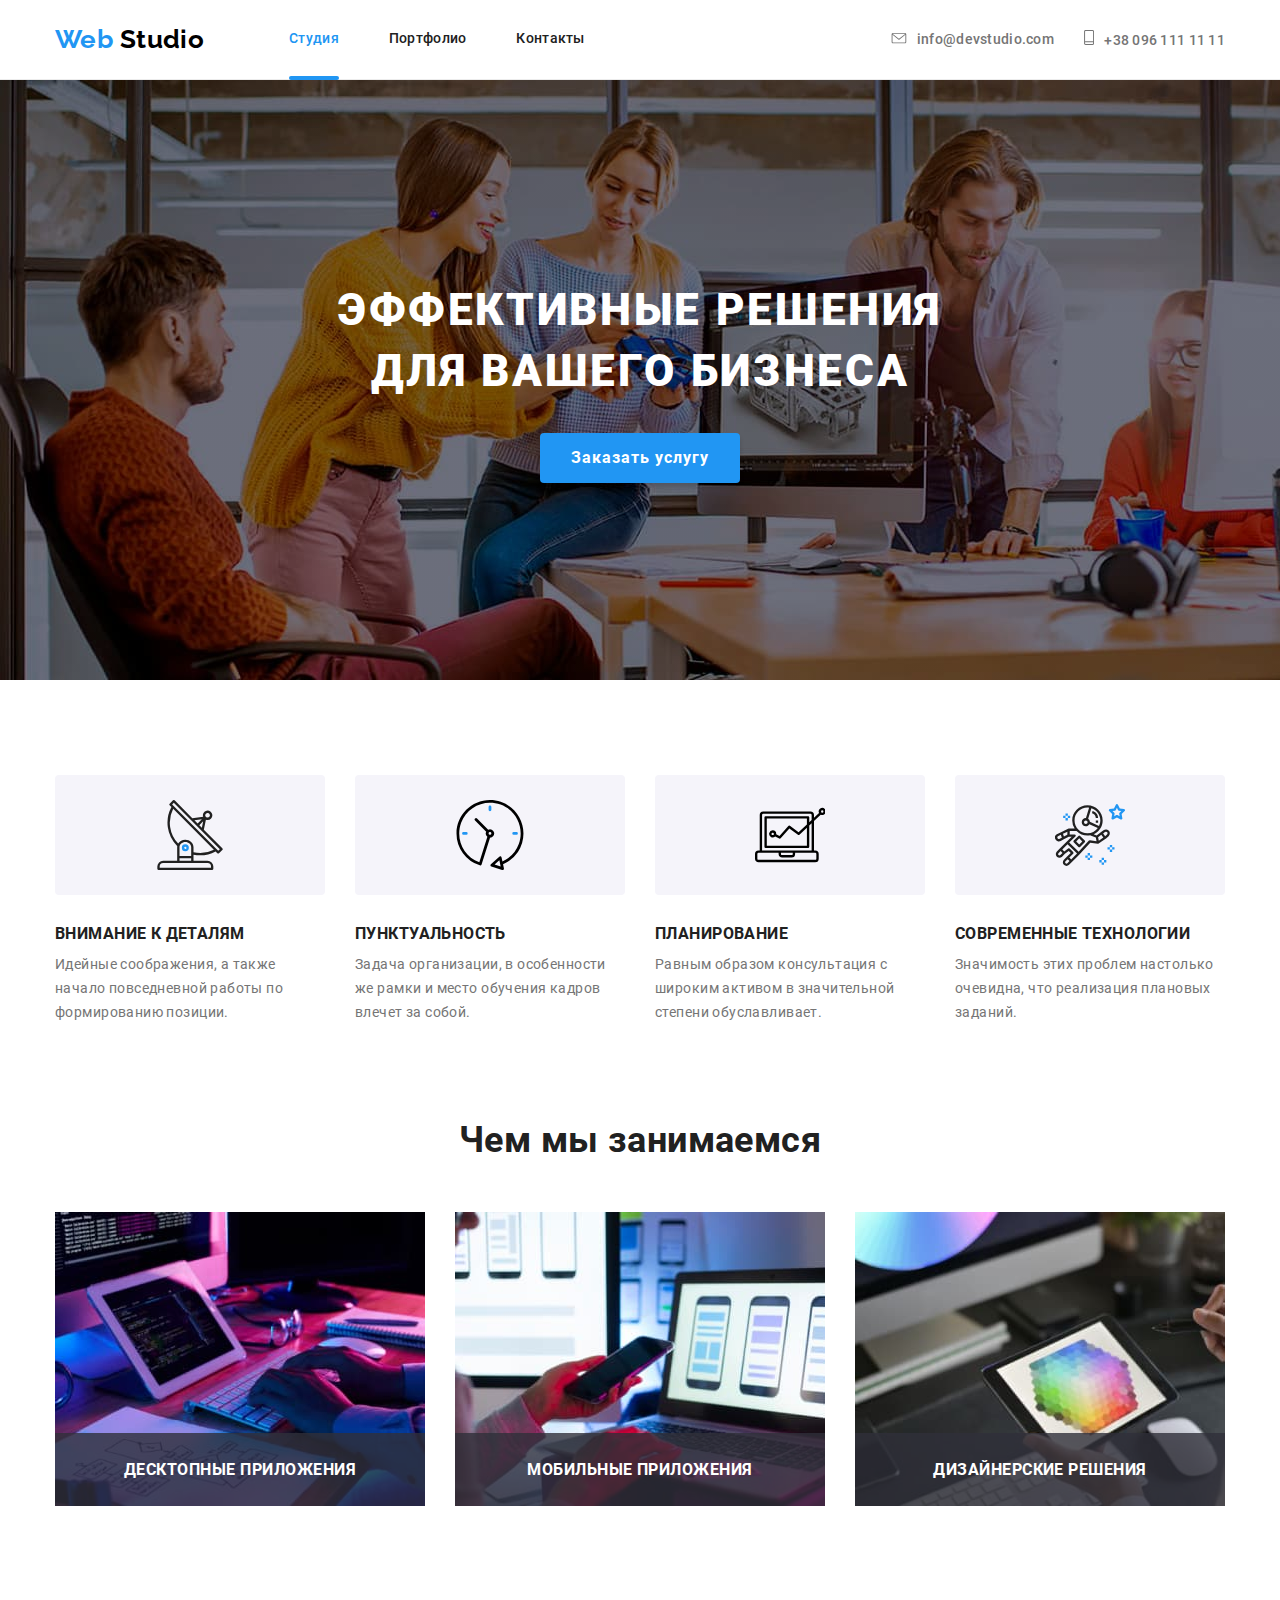
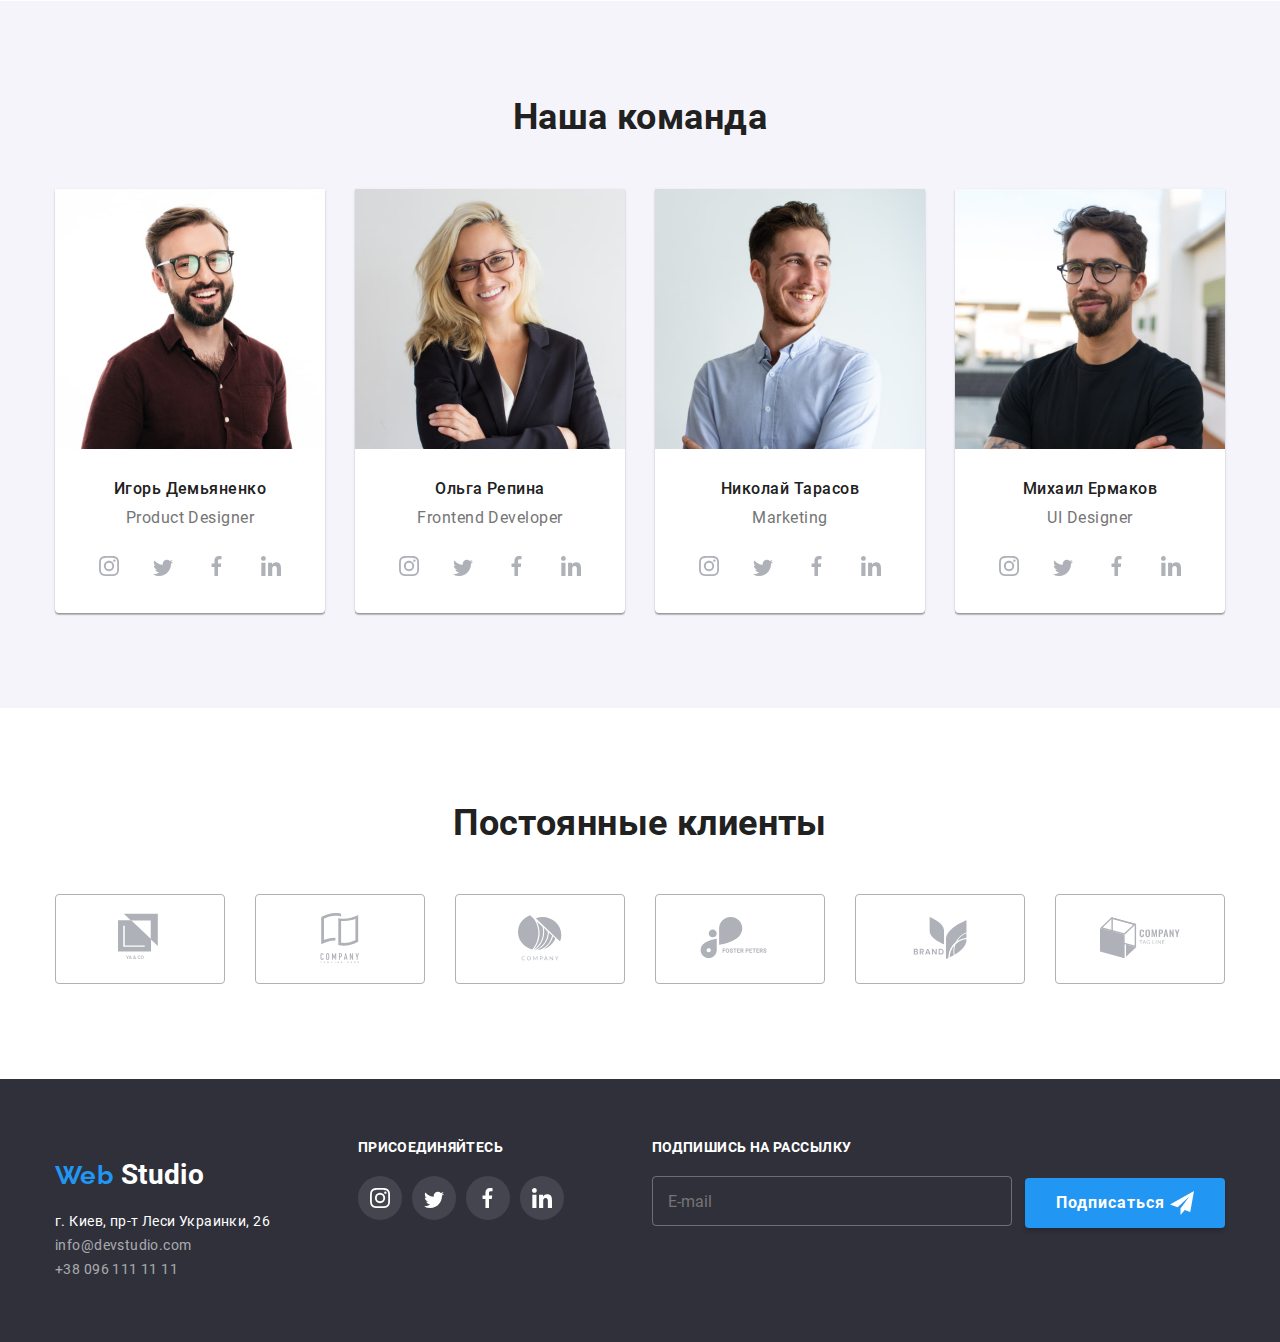
<file: index.html>
<!DOCTYPE html>
<html lang="ru">
  <head>
    <meta charset="UTF-8" />
    <meta name="viewport" content="width=device-width, initial-scale=1.0" />
    <meta http-equiv="X-UA-Compatible" content="IE=edge" />
    <link rel="stylesheet" href="./css/main.min.css" />
    <title>WebStudio</title>
  </head>
  <body>
    <!-- HEADER -->
    <header class="header-page">
      <div class="container flexbox">
        <nav class="main-nav">
          <a class="list" href="./index.html">
            <h1 class="title">
              <span class="title item">Web</span>
              Studio
            </h1>
          </a>
          <ul class="site-nav content-box list">
            <li class="item">
              <a class="link current list" href="./index.html">Студия</a>
            </li>
            <li class="item">
              <a
                class="link list"
                href="./portfolio.html"
                target="_blank"
                rel="noopener noreferrer"
                >Портфолио</a
              >
            </li>
            <li class="item">
              <a
                class="link list"
                href=""
                target="_blank"
                rel="noopener noreferrer"
                >Контакты</a
              >
            </li>
          </ul>
        </nav>
        <div class="contact content-box">
          <a class="btn link" href="mailto:info@devstudio.com">
            <svg class="button-icon" width="16" height="11">
              <use href="./images/sprite.svg#icon-post-header"></use>
            </svg>
            info@devstudio.com
          </a>
          <a class="btn link" href="tel:+380961111111">
            <svg class="button-icon" width="10" height="15">
              <use href="./images/sprite.svg#icon-tel-header"></use>
            </svg>
            +38 096 111 11 11
          </a>
        </div>
      </div>
    </header>

    <!-- UNIQUE-CONTENT -->
    <main>
      <!-- HERO -->
      <section class="hero">
        <div class="container">
          <h2 class="hero-title list">
            Эффективные решения<br />
            для вашего бизнеса
          </h2>
          <button class="button" data-modal-open>Заказать услугу</button>
        </div>
      </section>

      <!-- ADVANTAGES -->
      <section class="section advantages">
        <div class="container flexbox">
          <h2 class="visually-hidden">Преимущества</h2>
          <ul class="list content-box">
            <li class="advantages-item attention">
              <div class="common-icon general-icon">
                <svg width="70" height="70">
                  <use href="./images/sprite.svg#icon-antenna"></use>
                </svg>
              </div>
              <h3 class="section-subtitle">Внимание к деталям</h3>
              <p class="section-text list">
                Идейные соображения, а также начало повседневной работы по
                формированию позиции.
              </p>
            </li>
            <li class="advantages-item punctuality">
              <div class="common-icon general-icon">
                <svg width="70" height="70">
                  <use href="./images/sprite.svg#icon-punctuality"></use>
                </svg>
              </div>
              <h3 class="section-subtitle">Пунктуальность</h3>
              <p class="section-text list">
                Задача организации, в особенности же рамки и место обучения
                кадров влечет за собой.
              </p>
            </li>
            <li class="advantages-item plane">
              <div class="common-icon general-icon">
                <svg width="70" height="70">
                  <use href="./images/sprite.svg#icon-plane"></use>
                </svg>
              </div>
              <h3 class="section-subtitle">Планирование</h3>
              <p class="section-text list">
                Равным образом консультация с широким активом в значительной
                степени обуславливает.
              </p>
            </li>
            <li class="advantages-item hight-techn">
              <div class="common-icon general-icon">
                <svg width="70" height="70">
                  <use href="./images/sprite.svg#icon-highttechn"></use>
                </svg>
              </div>
              <h3 class="section-subtitle">Современные технологии</h3>
              <p class="section-text list">
                Значимость этих проблем настолько очевидна, что реализация
                плановых заданий.
              </p>
            </li>
          </ul>
        </div>
      </section>

      <!-- TEAM WORK -->
      <section class="section team-work">
        <div class="container">
          <h2 class="section-title list">Чем мы занимаемся</h2>
          <ul class="content-box list">
            <li class="work-item">
              <img
                src="./images/desctopapp.jpg"
                alt="desctop-application"
                width="370"
                height="295"
              />
              <h3 class="work subtitle">Десктопные приложения</h3>
            </li>
            <li class="work-item">
              <img
                src="./images/mobapp.jpg"
                alt="mobile-application"
                width="370"
                height="295"
              />
              <h3 class="work subtitle">Мобильные приложения</h3>
            </li>
            <li class="work-item">
              <img
                src="./images/designersolut.jpg"
                alt="designer-resolution"
                width="370"
                height="295"
              />
              <h3 class="work subtitle">Дизайнерские решения</h3>
            </li>
          </ul>
        </div>
      </section>

      <!-- TEAM -->
      <section class="section team">
        <div class="container">
          <h2 class="section-title">Наша команда</h2>
          <ul class="team-list list content-box">
            <!-- Игорь Демьяненко -->
            <li class="team-item">
              <img
                src="./images/igordemn.jpg"
                alt="Игорь Демьяненко"
                width="270"
                height="260"
              />
              <h3 class="team name">Игорь Демьяненко</h3>
              <p class="team proff">Product Designer</p>

              <!-- Social-list -->
              <ul class="content-box social-list list">
                <li class="social-item">
                  <a
                    class="item-link instagram"
                    href="https://www.instagram.com/"
                    target="_blank"
                    rel="noopener noreferrer"
                  >
                    <svg class="social-icon" width="20" height="20">
                      <use href="./images/sprite.svg#icon-instagram"></use>
                    </svg>
                  </a>
                </li>
                <li class="social-item">
                  <a
                    class="item-link twitter"
                    href="https://twitter.com/"
                    target="_blank"
                    rel="noopener noreferrer"
                  >
                    <svg class="social-icon" width="20" height="20">
                      <use href="./images/sprite.svg#icon-twitter"></use>
                    </svg>
                  </a>
                </li>
                <li class="social-item">
                  <a
                    class="item-link facebook"
                    href="https://www.facebook.com/"
                    target="_blank"
                    rel="noopener noreferrer"
                  >
                    <svg class="social-icon" width="20" height="20">
                      <use href="./images/sprite.svg#icon-facebook"></use>
                    </svg>
                  </a>
                </li>
                <li class="social-item">
                  <a
                    class="item-link linkedin"
                    href="https://www.linkedin.com/"
                    target="_blank"
                    rel="noopener noreferrer"
                  >
                    <svg class="social-icon" width="20" height="20">
                      <use href="./images/sprite.svg#icon-linkedin"></use>
                    </svg>
                  </a>
                </li>
              </ul>
            </li>

            <!-- Ольга Репина -->
            <li class="team-item">
              <img
                src="./images/olgarep.jpg"
                alt="Ольга Репина"
                width="270"
                height="260"
              />
              <h3 class="team name">Ольга Репина</h3>
              <p class="team proff">Frontend Developer</p>

              <!-- Social-list -->
              <ul class="content-box social-list list">
                <li class="social-item">
                  <a
                    class="item-link instagram"
                    href="https://www.instagram.com/"
                    target="_blank"
                    rel="noopener noreferrer"
                  >
                    <svg class="social-icon" width="20" height="20">
                      <use href="./images/sprite.svg#icon-instagram"></use>
                    </svg>
                  </a>
                </li>
                <li class="social-item">
                  <a
                    class="item-link twitter"
                    href="https://twitter.com/"
                    target="_blank"
                    rel="noopener noreferrer"
                  >
                    <svg class="social-icon" width="20" height="20">
                      <use href="./images/sprite.svg#icon-twitter"></use>
                    </svg>
                  </a>
                </li>
                <li class="social-item">
                  <a
                    class="item-link facebook"
                    href="https://www.facebook.com/"
                    target="_blank"
                    rel="noopener noreferrer"
                  >
                    <svg class="social-icon" width="20" height="20">
                      <use href="./images/sprite.svg#icon-facebook"></use>
                    </svg>
                  </a>
                </li>
                <li class="social-item">
                  <a
                    class="item-link linkedin"
                    href="https://www.linkedin.com/"
                    target="_blank"
                    rel="noopener noreferrer"
                  >
                    <svg class="social-icon" width="20" height="20">
                      <use href="./images/sprite.svg#icon-linkedin"></use>
                    </svg>
                  </a>
                </li>
              </ul>
            </li>

            <!-- Николай Тарасов-->
            <li class="team-item">
              <img
                src="./images/kolytar.jpg"
                alt="Николай Тарасов"
                width="270"
                height="260"
              />
              <h3 class="team name">Николай Тарасов</h3>
              <p class="team proff">Marketing</p>

              <!-- Social-list -->
              <ul class="content-box social-list list">
                <li class="social-item">
                  <a
                    class="item-link instagram"
                    href="https://www.instagram.com/"
                    target="_blank"
                    rel="noopener noreferrer"
                  >
                    <svg class="social-icon" width="20" height="20">
                      <use href="./images/sprite.svg#icon-instagram"></use>
                    </svg>
                  </a>
                </li>
                <li class="social-item">
                  <a
                    class="item-link twitter"
                    href="https://twitter.com/"
                    target="_blank"
                    rel="noopener noreferrer"
                  >
                    <svg class="social-icon" width="20" height="20">
                      <use href="./images/sprite.svg#icon-twitter"></use>
                    </svg>
                  </a>
                </li>
                <li class="social-item">
                  <a
                    class="item-link facebook"
                    href="https://www.facebook.com/"
                    target="_blank"
                    rel="noopener noreferrer"
                  >
                    <svg class="social-icon" width="20" height="20">
                      <use href="./images/sprite.svg#icon-facebook"></use>
                    </svg>
                  </a>
                </li>
                <li class="social-item">
                  <a
                    class="item-link linkedin"
                    href="https://www.linkedin.com/"
                    target="_blank"
                    rel="noopener noreferrer"
                  >
                    <svg class="social-icon" width="20" height="20">
                      <use href="./images/sprite.svg#icon-linkedin"></use>
                    </svg>
                  </a>
                </li>
              </ul>
            </li>

            <!-- Михаил Ермаков -->
            <li class="team-item">
              <img
                src="./images/mishaerm.jpg"
                alt="Михаил Ермаков"
                width="270"
                height="260"
              />
              <h3 class="team name">Михаил Ермаков</h3>
              <p class="team proff">UI Designer</p>

              <!-- Social-list -->
              <ul class="content-box social-list list">
                <li class="social-item">
                  <a
                    class="item-link instagram"
                    href="https://www.instagram.com/"
                    target="_blank"
                    rel="noopener noreferrer"
                  >
                    <svg class="social-icon" width="20" height="20">
                      <use href="./images/sprite.svg#icon-instagram"></use>
                    </svg>
                  </a>
                </li>
                <li class="social-item">
                  <a
                    class="item-link twitter"
                    href="https://twitter.com/"
                    target="_blank"
                    rel="noopener noreferrer"
                  >
                    <svg class="social-icon" width="20" height="20">
                      <use href="./images/sprite.svg#icon-twitter"></use>
                    </svg>
                  </a>
                </li>
                <li class="social-item">
                  <a
                    class="item-link facebook"
                    href="https://www.facebook.com/"
                    target="_blank"
                    rel="noopener noreferrer"
                  >
                    <svg class="social-icon" width="20" height="20">
                      <use href="./images/sprite.svg#icon-facebook"></use>
                    </svg>
                  </a>
                </li>
                <li class="social-item">
                  <a
                    class="item-link linkedin"
                    href="https://www.linkedin.com/"
                    target="_blank"
                    rel="noopener noreferrer"
                  >
                    <svg class="social-icon" width="20" height="20">
                      <use href="./images/sprite.svg#icon-linkedin"></use>
                    </svg>
                  </a>
                </li>
              </ul>
            </li>
          </ul>
        </div>
      </section>

      <!-- REGULAR CUSTOMERS -->
      <section class="section customers">
        <div class="container">
          <h2 class="section-title">Постоянные клиенты</h2>
          <ul class="customers-list list">
            <li class="customers-item">
              <a class="company-link" href="">
                <div class="company-icon">
                  <svg class="icon" width="44" height="50">
                    <use href="./images/sprite.svg#icon-yaandco"></use>
                  </svg>
                </div>
              </a>
            </li>
            <li class="customers-item">
              <a class="company-link" href="">
                <div class="company-icon">
                  <svg class="icon" width="44" height="50">
                    <use href="./images/sprite.svg#icon-taglin"></use>
                  </svg>
                </div>
              </a>
            </li>
            <li class="customers-item">
              <a class="company-link" href="">
                <div class="company-icon">
                  <svg class="icon" width="44" height="50">
                    <use href="./images/sprite.svg#icon-logo-2"></use>
                  </svg>
                </div>
              </a>
            </li>
            <li class="customers-item">
              <a class="company-link" href="">
                <div class="company-icon">
                  <svg class="icon" width="80" height="42">
                    <use href="./images/sprite.svg#icon-logo-4"></use>
                  </svg>
                </div>
              </a>
            </li>
            <li class="customers-item">
              <a class="company-link" href="">
                <div class="company-icon">
                  <svg class="icon" width="80" height="42">
                    <use href="./images/sprite.svg#icon-brand"></use>
                  </svg>
                </div>
              </a>
            </li>
            <li class="customers-item">
              <a class="company-link" href="">
                <div class="company-icon">
                  <svg class="icon" width="80" height="42">
                    <use href="./images/sprite.svg#icon-logo-6"></use>
                  </svg>
                </div>
              </a>
            </li>
          </ul>
        </div>
      </section>

      <!-- MODAL WINDOW -->
      <div class="backdrop is-hidden" data-modal>
        <div class="modal">
          <button class="btn-close-modal" data-modal-close>
            <svg width="11" height="11">
              <use href="./images/sprite.svg#icon-close"></use>
            </svg>
          </button>

          <b class="modal-title"> Оставьте свои данные, мы вам перезвоним </b>

          <form class="form" autocomplete="off">
            <div class="form-field">
              <label for="name" class="form-label">Имя</label>
              <svg class="modal-icon" width="18" height="18">
                <use href="./images/sprite.svg#icon-modalname"></use>
              </svg>
              <input type="text" id="name" class="form-input" autofocus />
            </div>

            <div class="form-field">
              <label for="tel" class="form-label">Телефон</label>
              <svg class="modal-icon" width="18" height="18">
                <use href="./images/sprite.svg#icon-modaltell"></use>
              </svg>
              <input type="tel" id="tel" class="form-input" />
            </div>

            <div class="form-field">
              <label for="mail" class="form-label">Почта</label>
              <svg class="modal-icon" width="18" height="18">
                <use href="./images/sprite.svg#icon-modalpost"></use>
              </svg>
              <input type="email" id="mail" class="form-input" />
            </div>

            <div class="form-field">
              <label for="commet" class="form-label">Комментарий </label>
              <textarea
                name="text"
                id="commet"
                cols="30"
                rows="10"
                class="form-textarea"
                placeholder="Введите текст"
              ></textarea>
            </div>

            <div class="policy-field">
              <label class="label">
                <input type="checkbox" name="agree" class="form-check" />
                <span class="checkbox-icon"></span>
                Соглашаюсь с рассылкой и принимаю
                <a href="#"> Условия договора </a>
              </label>
            </div>
          </form>
          <div class="button-field">
            <button class="button">Отправить</button>
          </div>
        </div>
      </div>
    </main>

    <!-- FOOTER LIST -->
    <footer class="footer-page">
      <div class="footer container flexbox">
        <div class="footer-content">
          <a class="list" href="./index.html">
            <h1 class="footer-title">
              <span class="title item">Web</span>
              Studio
            </h1>
          </a>
          <address>
            <span class="address">г. Киев, пр-т Леси Украинки, 26</span>
            <br />
          </address>
          <div class="list">
            <a class="address contact" href="mailto:info@devstudio.com">
              info@devstudio.com <br />
            </a>
            <a class="address contact" href="tel:+380961111111">
              +38 096 111 11 11
            </a>
          </div>
        </div>

        <div class="footer-content">
          <h3 class="footer-subtitle">Присоединяйтесь</h3>
          <ul class="content-box social-list list">
            <li class="social-item">
              <a
                class="item-link footer-icon"
                href="https://www.instagram.com/"
                target="_blank"
                rel="noopener noreferrer"
              >
                <svg class="social-icon" width="20" height="20">
                  <use href="./images/sprite.svg#icon-instagram"></use>
                </svg>
              </a>
            </li>
            <li class="social-item">
              <a
                class="item-link footer-icon"
                href="https://twitter.com/"
                target="_blank"
                rel="noopener noreferrer"
              >
                <svg class="social-icon" width="20" height="20">
                  <use href="./images/sprite.svg#icon-twitter"></use>
                </svg>
              </a>
            </li>
            <li class="social-item">
              <a
                class="item-link footer-icon"
                href="https://www.facebook.com/"
                target="_blank"
                rel="noopener noreferrer"
              >
                <svg class="social-icon" width="20" height="20">
                  <use href="./images/sprite.svg#icon-facebook"></use>
                </svg>
              </a>
            </li>
            <li class="social-item">
              <a
                class="item-link footer-icon"
                href="https://www.linkedin.com/"
                target="_blank"
                rel="noopener noreferrer"
              >
                <svg class="social-icon" width="20" height="20">
                  <use href="./images/sprite.svg#icon-linkedin"></use>
                </svg>
              </a>
            </li>
          </ul>
        </div>

        <div class="footer-content">
          <form class="footer-form">
            <label for="subscription" class="footer-label">
              Подпишись на рассылку
            </label>
            <input
              type="email"
              id="subscription"
              class="input-post"
              placeholder="E-mail"
            />
            <button class="button">
              Подписаться
              <svg class="icon" height="24" width="24">
                <use href="./images/sprite.svg#icon-lita"></use>
              </svg>
            </button>
          </form>
        </div>
      </div>
    </footer>

    <script src="./js/modal.js"></script>
  </body>
</html>
</file>
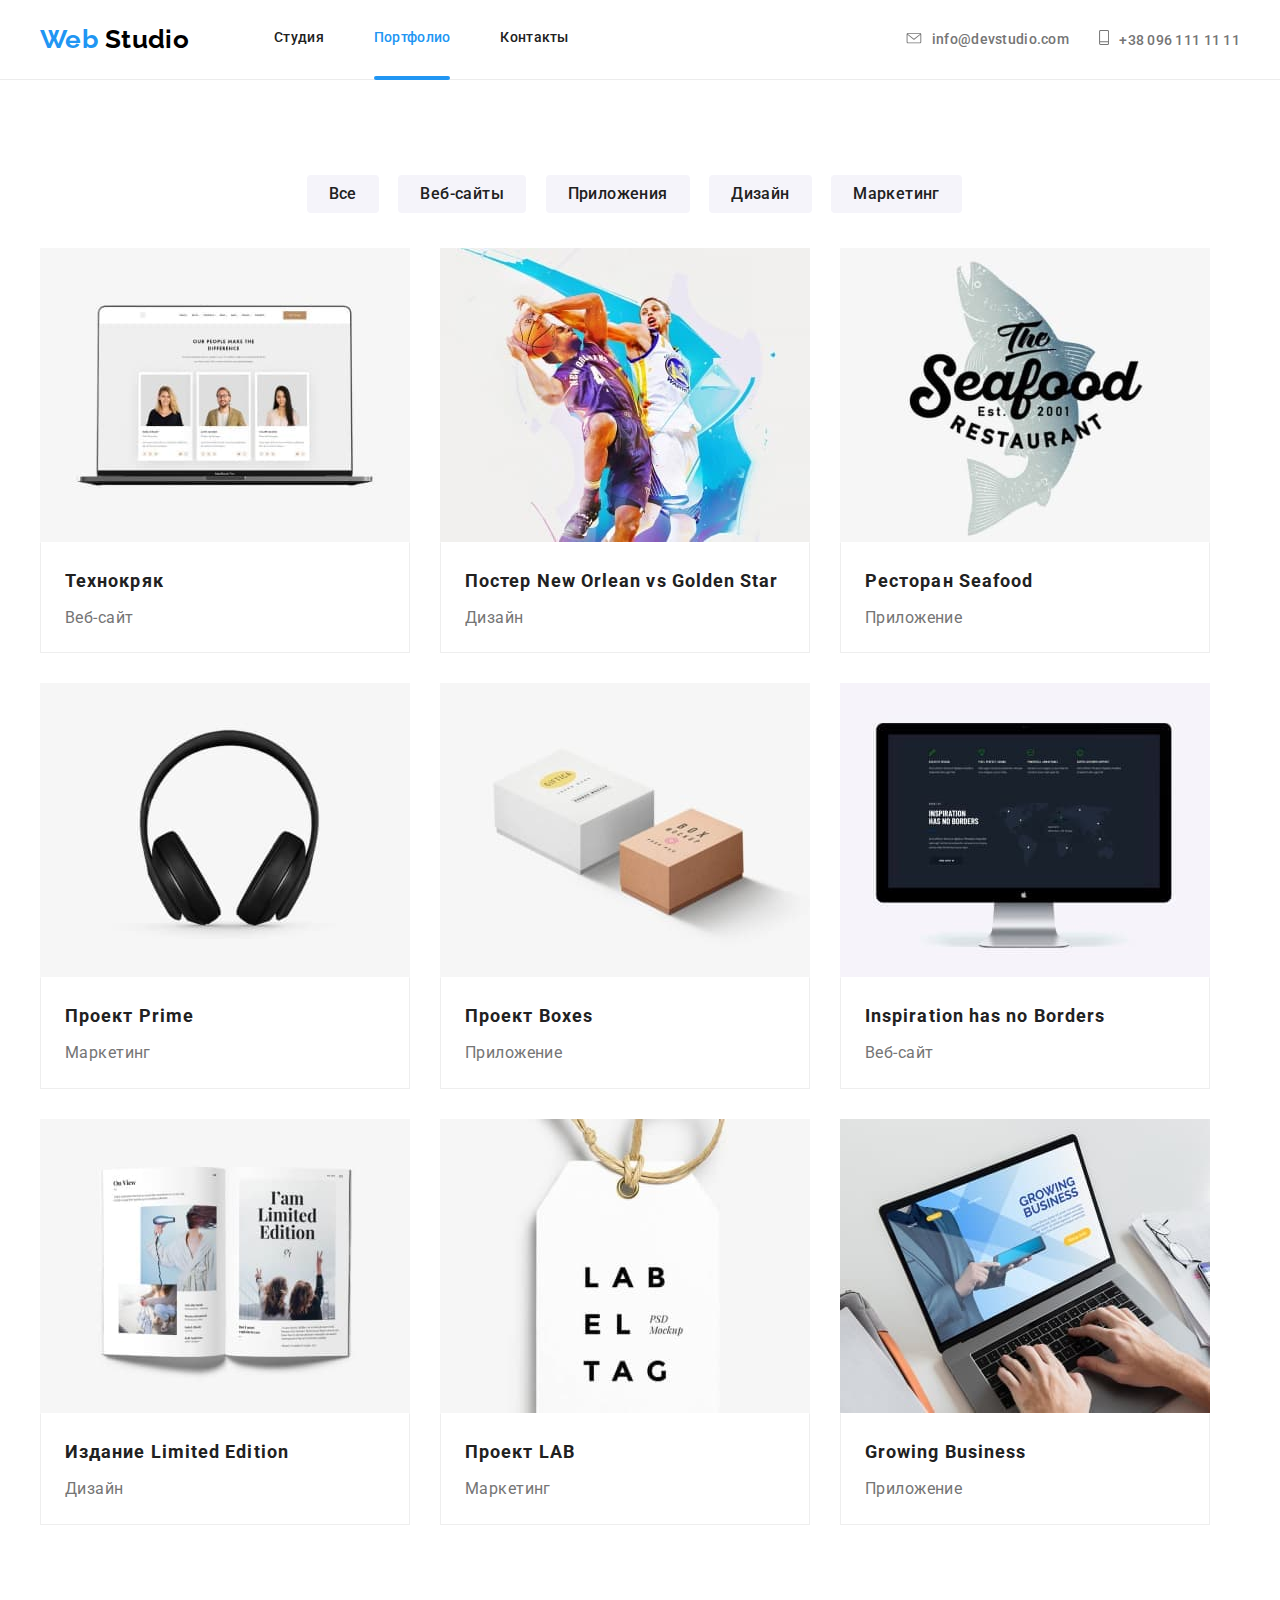
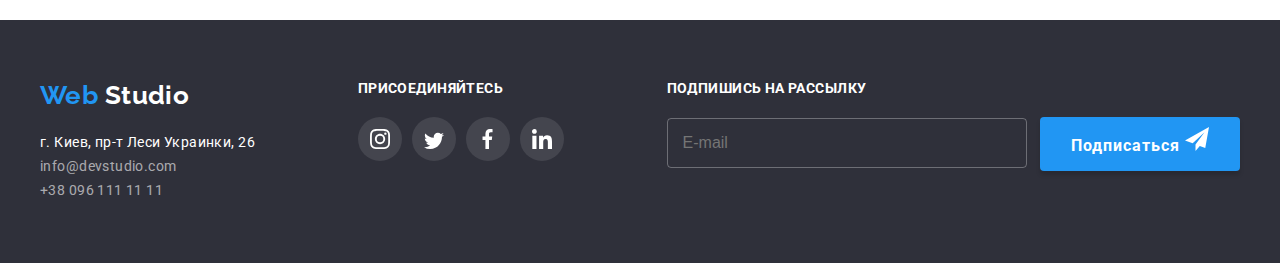
<file: portfolio.html>
<!DOCTYPE html>
<html lang="en">
  <head>
    <meta charset="UTF-8" />
    <meta name="viewport" content="width=device-width, initial-scale=1.0" />
    <meta http-equiv="X-UA-Compatible" content="IE=edge" />
    <link
      href="https://fonts.googleapis.com/css2?family=Raleway:wght@700&family=Roboto:wght@400;500;700;900&display=swap"
      rel="stylesheet"
    />
    <link rel="stylesheet" href="./css/portfolio.css" />
    <title>Portfolio</title>
  </head>
  <body>
    <!-- HEADER -->
    <header class="header-page">
      <div class="container flexbox">
        <nav class="main-nav">
          <a class="list" href="./index.html">
            <h1 class="title">
              <span class="title item">Web</span>
              Studio
            </h1>
          </a>
          <ul class="site-nav content-box list">
            <li class="item">
              <a class="link list" href="./index.html">Студия</a>
            </li>
            <li class="item">
              <a
                class="link current list"
                href="./portfolio.html"
                target="_blank"
                rel="noopener noreferrer"
                >Портфолио</a
              >
            </li>
            <li class="item">
              <a
                class="link list"
                href=""
                target="_blank"
                rel="noopener noreferrer"
                >Контакты</a
              >
            </li>
          </ul>
        </nav>
        <div class="contact content-box">
          <a class="btn link" href="mailto:info@devstudio.com">
            <svg class="button-icon" width="16" height="11">
              <use href="./images/sprite.svg#icon-post-header"></use>
            </svg>
            info@devstudio.com
          </a>
          <a class="btn link" href="tel:+380961111111">
            <svg class="button-icon" width="10" height="15">
              <use href="./images/sprite.svg#icon-tel-header"></use>
            </svg>
            +38 096 111 11 11
          </a>
        </div>
      </div>
    </header>

    <!-- UNIQUE-CONTENT -->
    <main>
      <div class="filter container">
        <ul class="filter-list list content-box">
          <li class="filter-item">
            <label for="all" class="filter-btn">Все</label>
            <input
              type="radio"
              name="filter-btn"
              id="all"
              value="all"
              class="active-btn"
            />
          </li>
          <li class="filter-item">
            <label for="web" class="filter-btn">Веб-сайты</label>
            <input
              type="radio"
              name="filter-btn"
              id="web"
              value="web"
              class="active-btn"
            />
          </li>
          <li class="filter-item">
            <label for="apps" class="filter-btn">Приложения</label>
            <input
              type="radio"
              name="filter-btn"
              id="apps"
              value="apps"
              class="active-btn"
            />
          </li>
          <li class="filter-item">
            <label for="design" class="filter-btn">Дизайн</label>
            <input
              type="radio"
              name="filter-btn"
              id="design"
              value="design"
              class="active-btn"
            />
          </li>
          <li class="filter-item">
            <label for="marketing" class="filter-btn">Маркетинг</label>
            <input
              type="radio"
              name="filter-btn"
              id="marketing"
              value="marketing"
              class="active-btn"
            />
          </li>
        </ul>
      </div>

      <!-- TEAM-WORKS -->
      <section class="container">
        <h2 class="visually-hidden">Широкий спектр разработки</h2>
        <ul class="list flexbox">
          <li class="work-item">
            <div class="action-link">
              <img
                src="./images/portfolio/techno.jpg"
                alt="Технокряк"
                width="370"
                height="285"
              />
              <div class="work-description">
                <p class="describe-content">
                  Технокряк это современная площадка распространения
                  коронавируса. Компании используют эту платформу для цифрового
                  шпионажа и атак на защищённые сервера конкурентов.
                </p>
              </div>
            </div>
            <div class="card-subtitle">
              <a href="" class="list hover-link">
                <h3 class="list section-title">Технокряк</h3>
                <h4 class="list section-subtitle">Веб-сайт</h4>
              </a>
            </div>
          </li>

          <li class="work-item">
            <div class="action-link">
              <img
                src="./images/portfolio/neworl.jpg"
                alt="New Orlean vs Golden Star"
              />
              <div class="work-description">
                <p class="describe-content">
                  Технокряк это современная площадка распространения
                  коронавируса. Компании используют эту платформу для цифрового
                  шпионажа и атак на защищённые сервера конкурентов.
                </p>
              </div>
            </div>
            <div class="card-subtitle">
              <a href="" class="list">
                <h3 class="list section-title">
                  Постер New Orlean vs Golden Star
                </h3>
                <h4 class="list section-subtitle">Дизайн</h4>
              </a>
            </div>
          </li>

          <li class="work-item">
            <div class="action-link">
              <img src="./images/portfolio/seafood.jpg" alt="Seafood" />
              <div class="work-description">
                <p class="describe-content">
                  Технокряк это современная площадка распространения
                  коронавируса. Компании используют эту платформу для цифрового
                  шпионажа и атак на защищённые сервера конкурентов.
                </p>
              </div>
            </div>
            <div class="card-subtitle">
              <a href="" class="list hover-link">
                <h3 class="list section-title">Ресторан Seafood</h3>
                <h4 class="list section-subtitle">Приложение</h4>
              </a>
            </div>
          </li>

          <li class="work-item">
            <div class="action-link">
              <img src="./images/portfolio/prime.jpg" alt="Prime" />
              <div class="work-description">
                <p class="describe-content">
                  Технокряк это современная площадка распространения
                  коронавируса. Компании используют эту платформу для цифрового
                  шпионажа и атак на защищённые сервера конкурентов.
                </p>
              </div>
            </div>
            <div class="card-subtitle">
              <a href="" class="list hover-link">
                <h3 class="list section-title">Проект Prime</h3>
                <h4 class="list section-subtitle">Маркетинг</h4>
              </a>
            </div>
          </li>

          <li class="work-item">
            <div class="action-link">
              <img src="./images/portfolio/boxes.jpg" alt="Boxes" />
              <div class="work-description">
                <p class="describe-content">
                  Технокряк это современная площадка распространения
                  коронавируса. Компании используют эту платформу для цифрового
                  шпионажа и атак на защищённые сервера конкурентов.
                </p>
              </div>
            </div>
            <div class="card-subtitle">
              <a href="" class="list hover-link">
                <h3 class="list section-title">Проект Boxes</h3>
                <h4 class="list section-subtitle">Приложение</h4>
              </a>
            </div>
          </li>

          <li class="work-item">
            <div class="action-link">
              <img
                src="./images/portfolio/borders.jpg"
                alt="Inspiration has no Borders"
              />
              <div class="work-description">
                <p class="describe-content">
                  Технокряк это современная площадка распространения
                  коронавируса. Компании используют эту платформу для цифрового
                  шпионажа и атак на защищённые сервера конкурентов.
                </p>
              </div>
            </div>
            <div class="card-subtitle">
              <a href="" class="list hover-link">
                <h3 class="list section-title">Inspiration has no Borders</h3>
                <h4 class="list section-subtitle">Веб-сайт</h4>
              </a>
            </div>
          </li>

          <li class="work-item">
            <div class="action-link">
              <img src="./images/portfolio/book.jpg" alt="Limited Edition" />
              <div class="work-description">
                <p class="describe-content">
                  Технокряк это современная площадка распространения
                  коронавируса. Компании используют эту платформу для цифрового
                  шпионажа и атак на защищённые сервера конкурентов.
                </p>
              </div>
            </div>
            <div class="card-subtitle">
              <a href="" class="list hover-link">
                <h3 class="list section-title">Издание Limited Edition</h3>
                <h4 class="list section-subtitle">Дизайн</h4>
              </a>
            </div>
          </li>

          <li class="work-item">
            <div class="action-link">
              <img src="./images/portfolio/lab.jpg" alt="LAB" />
              <div class="work-description">
                <p class="describe-content">
                  Технокряк это современная площадка распространения
                  коронавируса. Компании используют эту платформу для цифрового
                  шпионажа и атак на защищённые сервера конкурентов.
                </p>
              </div>
            </div>
            <div class="card-subtitle">
              <a href="" class="list hover-link">
                <h3 class="list section-title">Проект LAB</h3>
                <h4 class="list section-subtitle">Маркетинг</h4>
              </a>
            </div>
          </li>

          <li class="work-item">
            <div class="action-link">
              <img src="./images/portfolio/pcc.jpg" alt="Growing Business" />
              <div class="work-description">
                <p class="describe-content">
                  Технокряк это современная площадка распространения
                  коронавируса. Компании используют эту платформу для цифрового
                  шпионажа и атак на защищённые сервера конкурентов.
                </p>
              </div>
            </div>
            <div class="card-subtitle">
              <a href="" class="list hover-link">
                <h3 class="list section-title">Growing Business</h3>
                <h4 class="list section-subtitle">Приложение</h4>
              </a>
            </div>
          </li>
        </ul>
      </section>
    </main>

    <!-- FOOTER LIST -->
    <footer class="footer-page">
      <div class="footer container flexbox">
        <div class="footer-content">
          <a class="list" href="./index.html">
            <h1 class="footer-title">
              <span class="title item">Web</span>
              Studio
            </h1>
          </a>
          <address>
            <span class="address">г. Киев, пр-т Леси Украинки, 26</span>
            <br />
          </address>
          <div class="list">
            <a class="address contact" href="mailto:info@devstudio.com">
              info@devstudio.com <br />
            </a>
            <a class="address contact" href="tel:+380961111111">
              +38 096 111 11 11
            </a>
          </div>
        </div>

        <div class="footer-content">
          <h3 class="footer-subtitle">Присоединяйтесь</h3>
          <ul class="content-box social-list list">
            <li class="social-item">
              <a
                class="item-link footer-icon"
                href="https://www.instagram.com/"
                target="_blank"
                rel="noopener noreferrer"
              >
                <svg class="social-icon" width="20" height="20">
                  <use href="./images/sprite.svg#icon-instagram"></use>
                </svg>
              </a>
            </li>
            <li class="social-item">
              <a
                class="item-link footer-icon"
                href="https://twitter.com/"
                target="_blank"
                rel="noopener noreferrer"
              >
                <svg class="social-icon" width="20" height="20">
                  <use href="./images/sprite.svg#icon-twitter"></use>
                </svg>
              </a>
            </li>
            <li class="social-item">
              <a
                class="item-link footer-icon"
                href="https://www.facebook.com/"
                target="_blank"
                rel="noopener noreferrer"
              >
                <svg class="social-icon" width="20" height="20">
                  <use href="./images/sprite.svg#icon-facebook"></use>
                </svg>
              </a>
            </li>
            <li class="social-item">
              <a
                class="item-link footer-icon"
                href="https://www.linkedin.com/"
                target="_blank"
                rel="noopener noreferrer"
              >
                <svg class="social-icon" width="20" height="20">
                  <use href="./images/sprite.svg#icon-linkedin"></use>
                </svg>
              </a>
            </li>
          </ul>
        </div>

        <div class="footer-content">
          <label for="subscription" class="footer-label"
            >Подпишись на рассылку</label
          >
          <input
            type="email"
            id="subscription"
            class="input-post"
            placeholder="E-mail"
            aria-label="Введите свой E-mail адресс"
          />
          <button class="button">
            Подписаться
            <svg class="icon" height="24" width="24">
              <use href="./images/sprite.svg#icon-lita"></use>
            </svg>
          </button>
        </div>
      </div>
    </footer>
  </body>
</html>
</file>
<file: css/portfolio.css>
/* accent--text-color #2196F3 */
/* primary-text-color #212121 */
/* secondary-text-color #757575 */
/* team-work-text-color #FFFFFF */
/* footer-primary-text-color #FFFFFF */
/* footer-secondary-text-color rgba(255, 255, 255, 0.6) */
/* primary-font-size 14px */
/* primary-letter-spacing 0.03em */

/* PRIMARY PROPERTY */
:root {
  --primary-bg-color: #ffffff;
  --accent--text-color: #2196f3;
  --primary-text-color: #212121;
  --secondary-text-color: #757575;

  --button-color: #ffffff;
  --button-bg-color: #2196f3;
  --icon-passive-color: #afb1b8;
  --icon-bg-color: #2196f3;
  --portfolio-btn-bg-color: #f5f4fa;

  --primary-font-size: 14px;
  --primary-letter-spacing: 0.03em;
}

body {
  margin: 0px;

  color: var(--primary-text-color);
  background-color: var(--primary-bg-color);

  font-family: Roboto, sans-serif;
  font-size: var(--primary-font-size);
  letter-spacing: var(--primary-letter-spacing);
}

img {
  display: block;
  max-width: 100%;
  height: auto;
}
.flexbox {
  display: flex;
  flex-wrap: wrap;
}
.content-box {
  display: flex;
}

/* Селекторы общего приминения */
.container {
  margin-left: auto;
  margin-right: auto;
  padding-left: 15px;
  padding-right: 15px;
  width: 1200px;
}

.visually-hidden {
  position: absolute !important;
  clip: rect(1px 1px 1px 1px);
  /* IE6, IE7 */
  clip: rect(1px, 1px, 1px, 1px);
  padding: 0 !important;
  border: 0 !important;
  height: 1px !important;
  width: 1px !important;
  overflow: hidden;
}
.button {
  padding: 10px 30px;
  min-width: 200px;
  vertical-align: middle;

  border-radius: 4px;

  box-shadow: 0px 4px 4px rgba(0, 0, 0, 0.15);
  color: var(--button-color);
  background-color: var(--button-bg-color);

  font-family: inherit;
  font-weight: 700;
  font-size: 16px;
  line-height: 1.87;
  letter-spacing: 0.06em;

  transition: color 250ms cubic-bezier(0.4, 0, 0.2, 1),
    background-color 250ms cubic-bezier(0.4, 0, 0.2, 1);

  cursor: pointer;

  outline: none;
  border: none;
}

.button:hover {
  background-color: #fff;
  color: var(--accent--text-color);
}

/* LIST OF LIMITS */
.list {
  margin-top: 0px;
  margin-bottom: 0px;
  padding: 0px;

  text-decoration: none;
  list-style: none;
}

/* HEADER PROPERTY */
.header-page {
  border-bottom: 1px solid #ececec;
}
/* logo */
.title {
  margin-top: 0px;
  margin-bottom: 0px;
  color: #000000;

  font-family: Raleway, sans-serif;
  font-weight: 700;
  font-size: 26px;
  line-height: 1.2;
}
.title.item {
  color: var(--accent--text-color);
}

/* navigation menu */
.main-nav {
  display: flex;
  align-items: center;
}

.header-page .link {
  display: block;
  padding-top: 30px;
  padding-bottom: 30px;

  font-weight: 500;
  line-height: 1.14;
  letter-spacing: 0.02em;

  transition: color 250ms cubic-bezier(0.4, 0, 0.2, 1),
    fill 250ms cubic-bezier(0.4, 0, 0.2, 1);

  color: var(--primary-text-color);
}

.header-page .link:hover,
.header-page .link:focus {
  color: var(--accent--text-color);
  fill: var(--accent--text-color);
}

.site-nav {
  display: flex;
  height: 100%;
  margin-left: 85px;
}

.site-nav .item {
  position: relative;
}
.site-nav .item:not(:last-child) {
  margin-right: 50px;
}

.header-page .current {
  color: var(--accent--text-color);
}

.item .current::after {
  position: absolute;
  content: '';
  right: 0;
  bottom: -1px;

  padding: 0;

  width: 100%;
  height: 4px;

  background-color: currentColor;
  border-radius: 2px;
}

/* contact menu */
.header-page .contact {
  display: flex;
  margin-left: auto;
  align-items: center;
}

.contact .btn:not(:last-child) {
  margin-right: 30px;
}
.contact .btn {
  fill: #757575;
  color: var(--secondary-text-color);
  text-decoration: none;
}
.contact .button-icon {
  margin-right: 7px;
}
/* FILTER MENU */
.filter {
  margin-top: 95px;
  margin-bottom: 35px;
}
.filter-list {
  justify-content: center;
}

.filter-item:not(:last-child) {
  margin-right: 8px;
}
.filter-item:nth-child(5n) {
  margin-right: 0;
}
.filter-btn {
  display: inline-block;

  padding: 6px 22px;
  border-radius: 4px;
  vertical-align: middle;

  color: var(--primary-text-color);
  background-color: var(--portfolio-btn-bg-color);

  font-family: inherit;
  font-weight: 500;
  font-size: 16px;
  line-height: 1.6;

  transition: color 250ms cubic-bezier(0.4, 0, 0.2, 1),
    background-color 250ms cubic-bezier(0.4, 0, 0.2, 1);

  cursor: pointer;

  border: transparent;
}

.filter-btn:hover,
.filter-btn:focus {
  color: var(--button-color);
  background-color: var(--button-bg-color);
  box-shadow: 0px 2px 2px rgba(0, 0, 0, 0.12), 0px 1px 2px rgba(0, 0, 0, 0.08),
    0px 3px 1px rgba(0, 0, 0, 0.1);
}
.active-btn {
  appearance: none;
}

/* TEAM-WORK */
.work-item {
  float: 1;
  margin-bottom: 30px;

  box-sizing: border-box;

  cursor: pointer;

  /* border: 1px solid #eeeeee; */
}
.card-subtitle {
  border-top: 1px solid transparent;
  border-bottom: 1px solid #eeeeee;
  border-right: 1px solid #eeeeee;
  border-left: 1px solid #eeeeee;
}

.action-link {
  position: relative;
  overflow: hidden;
}

.work-description {
  position: absolute;

  top: 0;
  left: 0;

  padding: 65px 25px;

  font-weight: 400;
  font-size: 18px;
  letter-spacing: 0.03em;
  line-height: 1.56;

  color: #ffffff;

  background-color: rgba(33, 150, 243, 0.9);
  transform: translateY(100%);
  transition: transform 250ms cubic-bezier(0.4, 0, 0.2, 1);
}

.work-description p {
  margin: 0;
}
.work-item:hover,
.work-item:hover .work-description {
  transform: translateY(0);
  box-shadow: 0px 1px 1px rgba(0, 0, 0, 0.12), 0px 4px 4px rgba(0, 0, 0, 0.06),
    1px 4px 6px rgba(0, 0, 0, 0.16);
}

.work-item:not(:last-child) {
  margin-right: 30px;
}

.work-item:nth-child(n + 7) {
  margin-bottom: 0px;
}

.work-item:nth-child(3n) {
  margin-right: 0;
}

/* SECTION */
.section {
  padding-top: 95px;
  padding-bottom: 95px;
}
.section-title {
  margin-top: 20px;
  margin-bottom: 4px;
  margin-left: 24px;

  color: #212121;
  font-weight: 700;
  font-size: 18px;
  line-height: 2;
  letter-spacing: 0.06em;
}

.section-subtitle {
  margin-top: 0px;
  margin-bottom: 20px;
  margin-left: 24px;

  color: var(--secondary-text-color);

  font-weight: 400;
  font-size: 16px;
  line-height: 1.87;
}

.section-text {
  display: none;
  margin: 0px;
  padding: 0px;

  color: #ffffff;
  background-color: rgba(33, 150, 243, 0.9);

  font-weight: 400;
  font-size: 18px;
  line-height: 1.56;
}

/* FOOTER */
.footer-page {
  margin-top: 95px;
  padding-top: 60px;
  padding-bottom: 60px;
  background-color: #2f303a;
  color: #ffffff;
}

.footer {
  justify-content: space-between;
}

/* title */
.footer-page .footer-title {
  margin-top: 0px;
  margin-bottom: 20px;

  color: #ffffff;
  font-family: Raleway, sans-serif;
  font-weight: 700;
  font-size: 26px;
  line-height: 1.2;
}

.footer-subtitle,
.footer-label {
  display: block;

  margin-top: 0px;
  margin-bottom: 20px;

  font-size: 14px;
  font-weight: 700;
  line-height: 1.2;
  letter-spacing: 0.03em;

  text-transform: uppercase;
}

/* social-list */
.social-list {
  margin-top: 16px;
  margin-bottom: 25px;
  justify-content: center;
}

.social-item {
  display: block;
  border-radius: 50%;
}

.social-item:not(:last-child) {
  margin-right: 10px;
}

.item-link {
  display: flex;
  align-items: center;
  justify-content: center;

  width: 44px;
  height: 44px;

  border-radius: 50%;

  transition: background-color 250ms cubic-bezier(0.4, 0, 0.2, 1),
    fill 250ms cubic-bezier(0.4, 0, 0.2, 1);

  fill: var(--icon-passive-color);
}

.social-item:hover,
.social-item:focus,
.item-link:hover,
.item-link:focus {
  fill: #ffffff;
  background-color: var(--icon-bg-color);
}

.footer-icon {
  fill: #ffffff;
  background-color: rgba(255, 255, 255, 0.1);
}

.button .icon {
  text-align: center;
  fill: #ffffff;

  transition: fill 250ms cubic-bezier(0.4, 0, 0.2, 1);
}
.button:hover .icon {
  fill: var(--button-bg-color);
}
/* address */
.address {
  color: #ffffff;

  line-height: 1.71;
  font-style: normal;
  text-decoration: none;
}

.address.contact {
  margin-top: 10px;
  color: rgba(255, 255, 255, 0.6);
}
.input-post {
  margin-right: 10px;
  width: 360px;
  height: 50px;
  padding: 15px;

  border: 1px solid rgba(255, 255, 255, 0.3);
  box-sizing: border-box;
  background-color: inherit;
  border-radius: 4px;

  font-size: 16px;
  color: rgba(255, 255, 255, 0.6);
}
</file>
<file: css/main.min.css>
@font-face{font-family:'Raleway';font-style:normal;font-weight:700;src:url("../fonts/raleway-v17-cyrillic-ext-700.eot");src:local(""),url("../fonts/raleway-v17-cyrillic-ext-700.eot?#iefix") format("embedded-opentype"),url("../fonts/raleway-v17-cyrillic-ext-700.woff2") format("woff2"),url("../fonts/raleway-v17-cyrillic-ext-700.woff") format("woff"),url("../fonts/raleway-v17-cyrillic-ext-700.ttf") format("truetype"),url("../fonts/raleway-v17-cyrillic-ext-700.svg#Raleway") format("svg")}@font-face{font-family:'Roboto';font-style:normal;font-weight:400;src:url("../fonts/roboto-v20-cyrillic-ext-regular.eot");src:local("Roboto"),local("Roboto-Regular"),url("../fonts/roboto-v20-cyrillic-ext-regular.eot?#iefix") format("embedded-opentype"),url("../fonts/roboto-v20-cyrillic-ext-regular.woff2") format("woff2"),url("../fonts/roboto-v20-cyrillic-ext-regular.woff") format("woff"),url("../fonts/roboto-v20-cyrillic-ext-regular.ttf") format("truetype"),url("../fonts/roboto-v20-cyrillic-ext-regular.svg#Roboto") format("svg")}@font-face{font-family:'Roboto';font-style:normal;font-weight:500;src:url("../fonts/roboto-v20-cyrillic-ext-500.eot");src:local("Roboto Medium"),local("Roboto-Medium"),url("../fonts/roboto-v20-cyrillic-ext-500.eot?#iefix") format("embedded-opentype"),url("../fonts/roboto-v20-cyrillic-ext-500.woff2") format("woff2"),url("../fonts/roboto-v20-cyrillic-ext-500.woff") format("woff"),url("../fonts/roboto-v20-cyrillic-ext-500.ttf") format("truetype"),url("../fonts/roboto-v20-cyrillic-ext-500.svg#Roboto") format("svg")}@font-face{font-family:'Roboto';font-style:normal;font-weight:700;src:url("../fonts/roboto-v20-cyrillic-ext-700.eot");src:local("Roboto Bold"),local("Roboto-Bold"),url("../fonts/roboto-v20-cyrillic-ext-700.eot?#iefix") format("embedded-opentype"),url("../fonts/roboto-v20-cyrillic-ext-700.woff2") format("woff2"),url("../fonts/roboto-v20-cyrillic-ext-700.woff") format("woff"),url("../fonts/roboto-v20-cyrillic-ext-700.ttf") format("truetype"),url("../fonts/roboto-v20-cyrillic-ext-700.svg#Roboto") format("svg")}@font-face{font-family:'Roboto';font-style:normal;font-weight:900;src:url("../fonts/roboto-v20-cyrillic-ext-900.eot");src:local("Roboto Black"),local("Roboto-Black"),url("../fonts/roboto-v20-cyrillic-ext-900.eot?#iefix") format("embedded-opentype"),url("../fonts/roboto-v20-cyrillic-ext-900.woff2") format("woff2"),url("../fonts/roboto-v20-cyrillic-ext-900.woff") format("woff"),url("../fonts/roboto-v20-cyrillic-ext-900.ttf") format("truetype"),url("../fonts/roboto-v20-cyrillic-ext-900.svg#Roboto") format("svg")}/*! normalize.css v8.0.1 | MIT License | github.com/necolas/normalize.css */html{line-height:1.15;-webkit-text-size-adjust:100%}body{margin:0}main{display:block}h1{font-size:2em;margin:0.67em 0}hr{-webkit-box-sizing:content-box;box-sizing:content-box;height:0;overflow:visible}pre{font-family:monospace, monospace;font-size:1em}a{background-color:transparent}abbr[title]{border-bottom:none;text-decoration:underline;-webkit-text-decoration:underline dotted;text-decoration:underline dotted}b,strong{font-weight:bolder}code,kbd,samp{font-family:monospace, monospace;font-size:1em}small{font-size:80%}sub,sup{font-size:75%;line-height:0;position:relative;vertical-align:baseline}sub{bottom:-0.25em}sup{top:-0.5em}img{border-style:none}button,input,optgroup,select,textarea{font-family:inherit;font-size:100%;line-height:1.15;margin:0}button,input{overflow:visible}button,select{text-transform:none}button,[type='button'],[type='reset'],[type='submit']{-webkit-appearance:button}button::-moz-focus-inner,[type='button']::-moz-focus-inner,[type='reset']::-moz-focus-inner,[type='submit']::-moz-focus-inner{border-style:none;padding:0}button:-moz-focusring,[type='button']:-moz-focusring,[type='reset']:-moz-focusring,[type='submit']:-moz-focusring{outline:1px dotted ButtonText}fieldset{padding:0.35em 0.75em 0.625em}legend{-webkit-box-sizing:border-box;box-sizing:border-box;color:inherit;display:table;max-width:100%;padding:0;white-space:normal}progress{vertical-align:baseline}textarea{overflow:auto}[type='checkbox'],[type='radio']{-webkit-box-sizing:border-box;box-sizing:border-box;padding:0}[type='number']::-webkit-inner-spin-button,[type='number']::-webkit-outer-spin-button{height:auto}[type='search']{-webkit-appearance:textfield;outline-offset:-2px}[type='search']::-webkit-search-decoration{-webkit-appearance:none}::-webkit-file-upload-button{-webkit-appearance:button;font:inherit}details{display:block}summary{display:list-item}template{display:none}[hidden]{display:none}.flexbox{display:-webkit-box;display:-ms-flexbox;display:flex;-ms-flex-wrap:wrap;flex-wrap:wrap}.content-box{display:-webkit-box;display:-ms-flexbox;display:flex}html{-webkit-box-sizing:border-box;box-sizing:border-box}*,*::before,*::after{box-sizing:inherit;-webkit-box-sizing:border-box;-moz-box-sizing:border-box}body{margin:0;color:#212121;background-color:#fff;font-weight:400;font-size:14px;font-family:'Roboto', sans-serif;line-height:1.2;letter-spacing:.03em}.header-page{border-bottom:1px solid #ececec}.header-page .link{display:block;padding-top:30px;padding-right:0;padding-bottom:30px;padding-left:0;font-weight:500;font-size:14px;font-family:'Roboto', sans-serif;line-height:1.2;letter-spacing:.02em;-webkit-transition:color 250ms cubic-bezier(0.4, 0, 0.2, 1),fill 250ms cubic-bezier(0.4, 0, 0.2, 1);transition:color 250ms cubic-bezier(0.4, 0, 0.2, 1),fill 250ms cubic-bezier(0.4, 0, 0.2, 1);color:#212121}.header-page .link:hover,.header-page .link:focus{color:#2196f3;fill:#2196f3;outline:transparent}.main-nav{display:-webkit-box;display:-ms-flexbox;display:flex;-webkit-box-align:center;-ms-flex-align:center;align-items:center;-webkit-box-pack:center;-ms-flex-pack:center;justify-content:center}.site-nav{height:100%;margin-left:85px}.site-nav .item{position:relative}.site-nav .item:not(:last-child){margin-right:50px}.site-nav .current::after{content:'';position:absolute;right:0;bottom:-1px;padding:0;width:100%;height:4px;background-color:#2196f3;border-radius:2px}.site-nav .current{color:#2196f3}.contact{margin-left:auto;-webkit-box-align:center;-ms-flex-align:center;align-items:center}.contact .btn:not(:last-child){margin-right:30px}.contact .btn{fill:#757575;color:#757575;text-decoration:none}.contact .button-icon{margin-right:7px}.title{margin-top:0px;margin-bottom:0px;color:#000000;font-family:Raleway, sans-serif;font-weight:700;font-size:26px}.title.item{color:#2196f3}.visually-hidden{position:absolute !important;clip:rect(1px 1px 1px 1px);clip:rect(1px, 1px, 1px, 1px);padding:0 !important;border:0 !important;height:1px !important;width:1px !important;overflow:hidden}.list{margin-top:0px;margin-bottom:0px;padding:0px;text-decoration:none;list-style:none}img{display:block;height:auto}.container{margin-left:auto;margin-right:auto;padding-left:15px;padding-right:15px;width:1200px}.button{padding:10px 30px;min-width:200px;vertical-align:middle;border-radius:4px;-webkit-box-shadow:0px 4px 4px rgba(0,0,0,0.15);box-shadow:0px 4px 4px rgba(0,0,0,0.15);color:#fff;background-color:#2196f3;font-weight:700;font-size:16px;font-family:'Roboto', sans-serif;line-height:1.9;letter-spacing:.06em;letter-spacing:0.06em;-webkit-transition:color 250ms cubic-bezier(0.4, 0, 0.2, 1),background-color 250ms cubic-bezier(0.4, 0, 0.2, 1);transition:color 250ms cubic-bezier(0.4, 0, 0.2, 1),background-color 250ms cubic-bezier(0.4, 0, 0.2, 1);cursor:pointer;outline:none;border:none}.button:hover,.button:focus{background-color:#fff;color:#2196f3;border:transparent}.backdrop{position:fixed;top:0;left:0;height:100%;width:100%;background-color:rgba(0,0,0,0.2);-webkit-transition:opacity 250ms cubic-bezier(0.4, 0, 0.2, 1);transition:opacity 250ms cubic-bezier(0.4, 0, 0.2, 1)}.backdrop.is-hidden{opacity:0;pointer-events:none}.modal{position:absolute;top:50%;left:50%;-webkit-transform:translate(-50%, -50%) scale(1);transform:translate(-50%, -50%) scale(1);padding:40px 40px;margin-bottom:10px;min-width:528px;min-height:580px;background-color:#fff;-webkit-box-shadow:0px 1px 3px rgba(0,0,0,0.12),0px 1px 1px rgba(0,0,0,0.14),0px 2px 1px rgba(0,0,0,0.2);box-shadow:0px 1px 3px rgba(0,0,0,0.12),0px 1px 1px rgba(0,0,0,0.14),0px 2px 1px rgba(0,0,0,0.2);border-radius:4px;-webkit-transition:-webkit-transform 250ms cubic-bezier(0.4, 0, 0.2, 1);transition:-webkit-transform 250ms cubic-bezier(0.4, 0, 0.2, 1);transition:transform 250ms cubic-bezier(0.4, 0, 0.2, 1);transition:transform 250ms cubic-bezier(0.4, 0, 0.2, 1), -webkit-transform 250ms cubic-bezier(0.4, 0, 0.2, 1)}.backdrop.is-hidden .modal{-webkit-transform:translate(-50%, -50%) scale(0.9);transform:translate(-50%, -50%) scale(0.9)}.modal .modal-title{padding:0;margin:0px 0px 12px 0px;font-weight:700;font-size:20px;line-height:1.2;letter-spacing:0.03em;color:#212121;border:transparent}.btn-close-modal{position:absolute;top:0;right:0;padding:6px 6px;margin-top:10px;margin-right:10px;width:30px;height:30px;background-color:#ffffff;border-radius:50%;border:1px solid rgba(0,0,0,0.1);-webkit-transition:fill 250ms cubic-bezier(0.4, 0, 0.2, 1),border 250ms cubic-bezier(0.4, 0, 0.2, 1);transition:fill 250ms cubic-bezier(0.4, 0, 0.2, 1),border 250ms cubic-bezier(0.4, 0, 0.2, 1);cursor:pointer;outline:none}.btn-close-modal:hover,.btn-close-modal:focus{fill:#2196f3;border:1px solid #2196f3}.button-field{background-origin:border-box;text-align:center}.form-field{display:-webkit-box;display:-ms-flexbox;display:flex;-webkit-box-orient:vertical;-webkit-box-direction:normal;-ms-flex-direction:column;flex-direction:column;width:100%;position:relative}.form-field:not(:last-child){margin-bottom:10px}.modal-icon{position:absolute;top:50%;-webkit-transform:translateY(2px);transform:translateY(2px);left:12px;-webkit-transition:fill 250ms cubic-bezier(0.4, 0, 0.2, 1);transition:fill 250ms cubic-bezier(0.4, 0, 0.2, 1)}.form-field:hover .modal-icon{fill:#2196f3}.form-label{margin-top:4px;font-weight:400;font-size:12px;font-family:'Roboto', sans-serif;line-height:1.2;letter-spacing:.01em;color:#757575}.form-input{padding-top:11px;padding-left:40px;padding-bottom:11px;border:1px solid rgba(33,33,33,0.2);border-radius:4px;-webkit-transition:border 250ms cubic-bezier(0.4, 0, 0.2, 1);transition:border 250ms cubic-bezier(0.4, 0, 0.2, 1);outline:none}.form-field:hover .form-input,.form-input:focus{border:1px solid #2196f3}.form-textarea{width:100%;height:120px;padding:12px 16px;border:1px solid rgba(33,33,33,0.2);border-radius:4px;resize:none;-webkit-transition:border 250ms cubic-bezier(0.4, 0, 0.2, 1);transition:border 250ms cubic-bezier(0.4, 0, 0.2, 1);outline:none}.form-field:hover .form-textarea,.form-textarea:focus{border:1px solid #2196f3}.form-textarea::-webkit-input-placeholder{font-weight:400;font-size:12px;font-family:'Roboto', sans-serif;line-height:1.2;letter-spacing:.01em;color:rgba(117,117,117,0.5)}.form-textarea:-ms-input-placeholder{font-weight:400;font-size:12px;font-family:'Roboto', sans-serif;line-height:1.2;letter-spacing:.01em;color:rgba(117,117,117,0.5)}.form-textarea::-ms-input-placeholder{font-weight:400;font-size:12px;font-family:'Roboto', sans-serif;line-height:1.2;letter-spacing:.01em;color:rgba(117,117,117,0.5)}.form-textarea::placeholder{font-weight:400;font-size:12px;font-family:'Roboto', sans-serif;line-height:1.2;letter-spacing:.01em;color:rgba(117,117,117,0.5)}.policy-field{margin-top:20px;margin-bottom:30px}.policy-field .label{display:-webkit-box;display:-ms-flexbox;display:flex;-webkit-box-align:center;-ms-flex-align:center;align-items:center;-webkit-box-pack:center;-ms-flex-pack:center;justify-content:center;line-height:1.7;letter-spacing:0.03em;color:#757575}.policy-field .form-check{position:absolute !important;clip:rect(1px 1px 1px 1px);clip:rect(1px, 1px, 1px, 1px);padding:0 !important;border:0 !important;height:1px !important;width:1px !important;overflow:hidden}.checkbox-icon{display:inline-block;margin-right:7px;width:15px;height:15px;border:1px solid #000;border-radius:2px}.form-check:checked+.checkbox-icon{background-image:url(../images/icon-check.svg);background-size:contain;background-origin:border-box;background-color:#2196f3;border-color:transparent}.section{padding-top:95px;padding-bottom:95px;font-weight:700;line-height:1.16}.section-title{margin-top:0px;margin-bottom:50px;font-weight:700;font-size:36px;text-align:center}.section-subtitle{margin-top:30px;margin-bottom:10px;line-height:1.14;text-transform:uppercase}.section-text{color:#757575;font-weight:400;line-height:1.71}.hero{margin:0 auto;max-width:1600px;height:600px;background-image:-webkit-gradient(linear, left top, left bottom, from(rgba(0,0,0,0.2)), to(rgba(0,0,0,0.2))),url(../images/hero.jpg);background-image:linear-gradient(rgba(0,0,0,0.2), rgba(0,0,0,0.2)),url(../images/hero.jpg);background-repeat:no-repeat;background-size:auto;padding-top:200px;padding-bottom:200px;text-align:center}.hero-title{margin-bottom:30px;color:#ffffff;font-weight:900;font-size:44px;font-family:'Roboto', sans-serif;line-height:1.4;letter-spacing:.06em;text-transform:uppercase}.advantages{padding-bottom:0}.advantages-item{display:block;-webkit-box-flex:1;-ms-flex:1;flex:1}.advantages-item:not(:last-child){margin-right:30px}.advantages-item:nth-child(4n){margin-left:0px}.common-icon{display:-webkit-box;display:-ms-flexbox;display:flex;-webkit-box-align:center;-ms-flex-align:center;align-items:center;-webkit-box-pack:center;-ms-flex-pack:center;justify-content:center;height:120px;background-color:#f5f4fa;border-radius:4px}.work-item{position:relative;-webkit-box-flex:1;-ms-flex:1;flex:1}.work-item:not(:last-child){margin-right:30px}.work-item:nth-child(3n){margin-right:0px}.work.subtitle{position:absolute;bottom:0;left:0;width:100%;padding-top:27px;padding-bottom:27px;margin-top:0px;margin-bottom:0px;color:#fff;background-color:rgba(47,48,58,0.8);font-weight:700;font-size:16px;font-family:'Roboto', sans-serif;line-height:1.2;letter-spacing:.03em;text-transform:uppercase;text-align:center}.team{font-weight:500;font-size:16px;font-family:'Roboto', sans-serif;line-height:inherit;letter-spacing:.03em;text-align:center;background-color:#f5f4fa}.team.name{margin-top:30px;margin-bottom:10px;background-color:inherit}.team.proff{margin-top:0px;margin-bottom:16px;color:#757575;background-color:inherit;font-weight:400}.team-item{-webkit-box-flex:1;-ms-flex:1;flex:1;background-color:#ffffff;-webkit-box-shadow:0px 1px 3px rgba(0,0,0,0.12),0px 1px 1px rgba(0,0,0,0.14),0px 2px 1px rgba(0,0,0,0.2);box-shadow:0px 1px 3px rgba(0,0,0,0.12),0px 1px 1px rgba(0,0,0,0.14),0px 2px 1px rgba(0,0,0,0.2);border-radius:0px 0px 4px 4px}.team-item:nth-child(4n){margin-right:0}.team-item:not(:last-child){margin-right:30px}.social-list{margin-top:16px;margin-bottom:25px;-webkit-box-pack:center;-ms-flex-pack:center;justify-content:center}.social-item{display:block;border-radius:50%}.social-item:hover,.social-item:focus{fill:#fff;background-color:#2196f3;border:transparent}.social-item:not(:last-child){margin-right:10px}.item-link{display:-webkit-box;display:-ms-flexbox;display:flex;-webkit-box-align:center;-ms-flex-align:center;align-items:center;-webkit-box-pack:center;-ms-flex-pack:center;justify-content:center;width:44px;height:44px;border-radius:50%;-webkit-transition:background-color 250ms cubic-bezier(0.4, 0, 0.2, 1),fill 250ms cubic-bezier(0.4, 0, 0.2, 1);transition:background-color 250ms cubic-bezier(0.4, 0, 0.2, 1),fill 250ms cubic-bezier(0.4, 0, 0.2, 1);fill:#afb1b8}.item-link:hover,.item-link:focus{fill:#fff;background-color:#2196f3;border:transparent}.customers-list{display:-webkit-box;display:-ms-flexbox;display:flex;-webkit-box-align:center;-ms-flex-align:center;align-items:center;-webkit-box-pack:center;-ms-flex-pack:center;justify-content:center}.customers-item{-webkit-box-flex:1;-ms-flex:1;flex:1}.customers-item:not(:last-child){margin-right:30px}.company-link{display:-webkit-box;display:-ms-flexbox;display:flex;-webkit-box-align:center;-ms-flex-align:center;align-items:center;-webkit-box-pack:center;-ms-flex-pack:center;justify-content:center;width:170px;height:90px;border:1px solid #afb1b8;border-radius:4px;fill:#afb1b8;-webkit-transition:fill 250ms cubic-bezier(0.4, 0, 0.2, 1),border 250ms cubic-bezier(0.4, 0, 0.2, 1);transition:fill 250ms cubic-bezier(0.4, 0, 0.2, 1),border 250ms cubic-bezier(0.4, 0, 0.2, 1)}.company-link:hover,.company-link:hover .icon,.company-link:focus,.company-link:focus .icon{fill:#2196f3;border-color:#2196f3}.footer{-webkit-box-pack:justify;-ms-flex-pack:justify;justify-content:space-between}.footer-page{padding-top:60px;padding-bottom:60px;color:#fff;background-color:#2f303a}.footer-title{color:#fff}.footer .footer-icon{fill:#fff;background-color:rgba(255,255,255,0.1)}.address{color:#fff;line-height:1.71;font-style:normal;text-decoration:none}.address.contact{margin-top:10px;color:rgba(255,255,255,0.6)}.footer-subtitle,.footer-label{margin-top:0px;margin-bottom:20px;font-weight:700;font-size:14px;font-family:'Roboto', sans-serif;line-height:inherit;letter-spacing:inherit;font-style:normal;text-transform:uppercase}.footer-form{width:100%}.footer-form .footer-label{display:block}.footer-form .input-post{margin-right:10px;width:360px;height:50px;padding:15px;border:1px solid rgba(255,255,255,0.3);-webkit-box-sizing:border-box;box-sizing:border-box;background-color:inherit;border-radius:4px;font-size:16px;color:rgba(255,255,255,0.6)}.button .icon{vertical-align:middle;-webkit-transition:fill 250ms cubic-bezier(0.4, 0, 0.2, 1);transition:fill 250ms cubic-bezier(0.4, 0, 0.2, 1);fill:#ffffff}.button:hover .icon{fill:#2196f3}
/*# sourceMappingURL=main.min.css.map */
</file>
